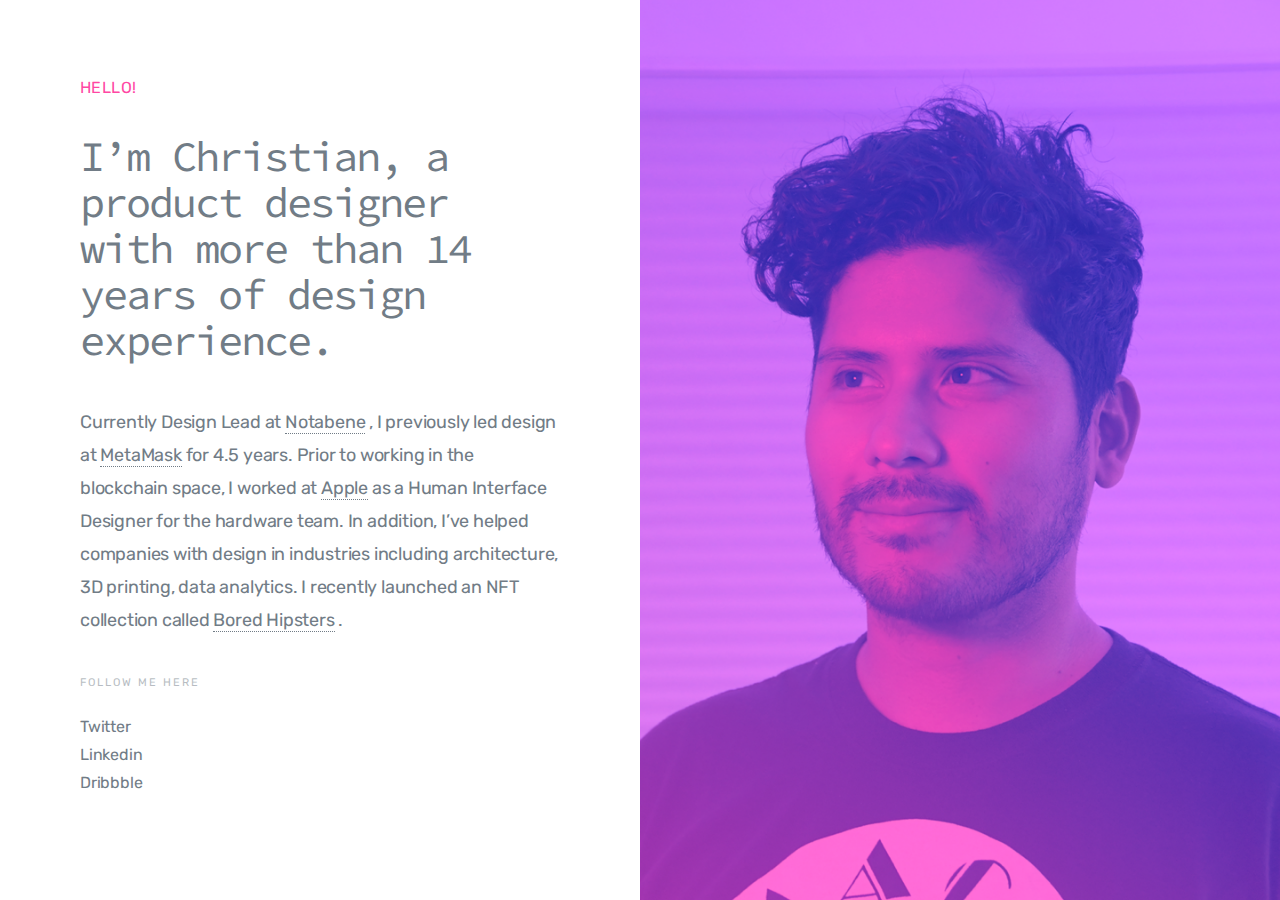
<file: index.html>
<!DOCTYPE html>
<html lang="en-US">

<head>

	<meta charset="UTF-8" />
	<meta http-equiv="X-UA-Compatible" content="IE=edge" />

	<!-- SEO -->
	<title>Christian Jeria - Product Designer</title>
	<meta name="description" content="Lead Product Designer at MetaMask, the most widely used digital wallet in the decentralized ecosystem today. I also contribute to the greater blockchain ecosystem at ConsenSys. You can my view some of my previous work at DigitoStudio. Thanks for stopping by." />
	<meta name="robots" content="index, follow" />
	<meta name="referrer" content="always" />

	<!-- Social & Open Graph -->
	<meta property="og:title" content="Christian Jeria - Product Designer" />
	<meta property="og:description" content="Lead Product Designer at MetaMask, the most widely used digital wallet in the decentralized ecosystem today. I also contribute to the greater blockchain ecosystem at ConsenSys. You can my view some of my previous work at DigitoStudio. Thanks for stopping by." />
	<meta property="og:image" content="https://cjeria.github.io/images/headshot.png"> <!-- include your hosted image full URL -->
	<meta property="og:url" content="https://cjeria.github.io/images/headshot.png" />
	<meta name="twitter:title" content="Split - HTML Template Demo" >
	<meta name="twitter:description" content="Split is a centrally-divided layout for a professional online presence with a big image or video left with alongside content." />
	<meta name="twitter:image" content="https://cjeria.github.io/images/headshot.png" /> <!-- include your hosted image full URL -->
	<meta name="twitter:card" content="summary_large_image" />
	<meta name="twitter:site" content="@cjeria" />
	<meta name="twitter:creator" content="@cjeria" />

  <!-- facebook   -->
  <link rel="image_src" href="images/headshot-fb.png" / >

	<!-- Favicon -->
	<link rel="apple-touch-icon" sizes="180x180" href="apple-touch-icon.png">
  <link rel="icon" type="image/png" sizes="32x32" href="favicon-32x32.png">
  <link rel="icon" type="image/png" sizes="16x16" href="favicon-16x16.png">
  <link rel="manifest" href="/site.webmanifest">
  <link rel="mask-icon" href="/safari-pinned-tab.svg" color="#5bbad5">
  <meta name="msapplication-TileColor" content="#da532c">
  <meta name="theme-color" content="#ffffff">

	<!-- Styles -->
	<link rel='stylesheet' href='css/split.css' type='text/css' media='screen' />
	<meta name="viewport" content="width=device-width, initial-scale=1.0" />

</head>

<body id="fullsingle" class="page-template-page-fullsingle-split">

<div class="fs-split">



	<!-- Content Side -->
	<div class="split-content">

		<div class="split-content-vertically-center">

			<div class="split-intro">

				<h1>Hello!</h1>

				<span class="tagline">I’m Christian, a product designer with more than 14 years of design experience.</span>

			</div>

			<div class="split-bio">

				<p>
					Currently Design Lead at 
					
					<a href="https://notabene.id/">Notabene</a>
					, I previously led design at 
					<a href="https://metamask.io/">MetaMask</a>
					 for 4.5 years. Prior to working in the blockchain space, I worked at 
					 <a href="https://apple.com/">Apple</a>
					 as a Human Interface Designer for the hardware team. In addition, I’ve helped companies with design in industries including architecture, 3D printing, data analytics. I recently launched an NFT collection called 
					 <a href="https://www.boredhipsters.com">Bored Hipsters</a>
					 .
				</p>

			</div>

			<div class="split-lists">

				<div class="split-list">

					<h3>Follow me here</h3>

					<ul>
						<li><a target="_blank" href="https://www.twitter.com/cjeria">Twitter</a></li>
						<li><a target="_blank" href="https://www.linkedin.com/in/christianjeria">Linkedin</a></li>
						<li><a target="_blank" href="https://dribbble.com/cjeria">Dribbble</a></li>
					</ul>

				</div>

				<!-- <div class="split-list">

					<h3>Social</h3>

					<ul>
						<li><a href="#">Twitter</a></li>
						<li><a href="#">Instagram</a></li>
						<li><a href="#">Dribbble</a></li>
					</ul>

				</div>
 -->
				<!-- <div class="split-list">

					<h3>Network</h3>

					<ul>
						<li><a href="#">Link One</a></li>
						<li><a href="#">Link Two</a></li>
						<li><a href="#">Link Three</a></li>
					</ul>

				</div> -->

			</div>
		</div>

	</div>

<!-- Image Side -->
	<div class="split-image">
	</div>

</div>

</body>
</html>
</file>
<file: css/split.css>
/* -- CSS Reset -- */
@import url('https://fonts.googleapis.com/css?family=Rubik');
@import url('https://fonts.googleapis.com/css?family=Rubik+Mono+One');
@import url('https://fonts.googleapis.com/css?family=Rubik+Mono+One|Source+Code+Pro:700');


html, body, div, span, applet, object, iframe,
h1, h2, h3, h4, h5, h6, p, blockquote, pre,
a, abbr, acronym, address, big, cite, code,
del, dfn, em, img, ins, kbd, q, s, samp,
small, strike, strong, sub, sup, tt, var,
b, u, i, center,
dl, dt, dd, ol, ul, li,
fieldset, form, label, legend,
table, caption, tbody, tfoot, thead, tr, th, td,
article, aside, canvas, details, embed,
figure, figcaption, footer, header, hgroup,
menu, nav, output, ruby, section, summary,
time, mark, audio, video {
  margin: 0;
  padding: 0;
  border: 0;
  font-size: 100%;
  font: inherit;
  vertical-align: baseline; }

article, aside, details, figcaption, figure,
footer, header, hgroup, menu, nav, section {
  display: block; }

body {
  line-height: 1; }

ol, ul {
  list-style: none; }

blockquote, q {
  quotes: none; }

blockquote:before, blockquote:after,
q:before, q:after {
  content: '';
  content: none; }

table {
  border-collapse: collapse;
  border-spacing: 0; }

* {
  -webkit-font-smoothing: antialiased;
  -moz-osx-font-smoothing: grayscale;
  text-rendering: optimizeLegibility;
  -moz-font-feature-settings: "liga" on;
  margin: 0; }

img.alignright {
  float: right; }

img.alignleft {
  float: left; }

img.aligncenter {
  clear: both;
  display: block;
  margin-right: auto;
  margin-left: auto; }

body {
  background-color: #FFFFFF;
  border-style: none; }

body,
p,
a,
a:hover {
  color: #000000; }

a,
a:hover {
  text-decoration: none;
  border: none;
  border-style: none;
  box-shadow: none; }

/* -- Content -- */
@-webkit-keyframes fadein {
  from {
    opacity: 0; }
  to {
    opacity: 1; } }
@keyframes fadein {
  from {
    opacity: 0; }
  to {
    opacity: 1; } }

html {
  background-color: #061C30; }

body.page-template-page-fullsingle-split {
  background-color: white;
  font-family: 'Rubik', sans-serif;
  font-weight: 400;
  font-size: 18px;
  line-height: 33px;
  letter-spacing: -0.2px;
  color: #717c86;
  -webkit-animation: fadein 2s;
          animation: fadein 2s; }
  body.page-template-page-fullsingle-split p {
    color: #717c86; }

.fs-split {
  width: 100vw;
  height: 100vh;
  display: -webkit-box;
  display: -ms-flexbox;
  display: flex; }
  @media (max-width: 800px) {
    .fs-split {
      height: auto;
      -ms-flex-wrap: wrap;
          flex-wrap: wrap; } }
  .fs-split .split-image {
    width: 50%;
    height: 100vh;
    background-image: url("../images/headshot.png");
    background-position: center center;
    background-size: cover; }
    @media (max-width: 800px) {
      .fs-split .split-image {
        height: 80vh;
        width: 100%; } }
  .fs-split .split-content {
    width: 50%;
    min-height: 100vh;
    display: -webkit-box;
    display: -ms-flexbox;
    display: flex;
    -webkit-box-align: center;
        -ms-flex-align: center;
            align-items: center;
    -webkit-box-pack: center;
        -ms-flex-pack: center;
            justify-content: center;
    overflow: auto; }
    @media (max-width: 800px) {
      .fs-split .split-content {
        width: 100%;
        height: auto; } }
    .fs-split .split-content .split-content-vertically-center {
      padding: 80px;
      max-width: 640px;
      margin-top: auto;
      margin-bottom: auto; }
      @media (max-width: 1200px) {
        .fs-split .split-content .split-content-vertically-center {
          padding: 60px; } }
      @media (max-width: 800px) {
        .fs-split .split-content .split-content-vertically-center {
          padding: 40px; } }

.split-intro {
  letter-spacing: -2px; }
  .split-intro h1 {
    text-transform: uppercase;
    font-size: 16px;
    line-height: 16px;
    margin-bottom: 40px;
    letter-spacing: 0.4px;
    color: #ff47a3; 
  }
  .split-intro .tagline {
    font-size: 42px;
    line-height: 40px;
    color: #717c86; 
    font-family: 'Source Code Pro', monospace;
  }

.split-bio {
  padding: 40px 0 40px 0;
  font-family: 'Rubik', sans-serif; }
  @media (max-width: 1200px) {
    .split-bio {
      padding: 30px 0; } }
  @media (max-width: 800px) {
    .split-bio {
      padding: 20px 0; } }
  .split-bio p {
    color: #717c86; }
  .split-bio a {
    color: #717c86;
    transition-duration: 0.5s;
    border-bottom: 1px dotted #717c86; }
    .split-bio a:hover {
      color: #ff47a3;
      transition-duration: 0.1s;
      border-bottom: 1px dotted #ff47a3; }

.split-lists .split-list {
  width: 30%;
  display: inline-block;
  margin-bottom: 40px; }
  @media (max-width: 500px) {
    .split-lists .split-list {
      width: 90%; } }
  .split-lists .split-list h3 {
    font-weight: 400;
    text-transform: uppercase;
    font-size: 11px;
    line-height: 11px;
    margin-bottom: 31px;
    color: #717c86;
    letter-spacing: 2px;
    opacity: 0.5; }
  .split-lists .split-list ul li {
    font-size: 16px;
    line-height: 16px;
    margin-bottom: 12px; }
    .split-lists .split-list ul li a {
      color: #717c86;
      transition-duration: 0.5s; }
      .split-lists .split-list ul li a:hover {
        color: #ff47a3;
        transition-duration: 0.1s; }

.split-credit {
  opacity: 0.4; }
  .split-credit p {
    font-size: 12px;
    line-height: 14px; }
    .split-credit p a {
      color: #717c86; }

.split-video {
  overflow: hidden;
  position: relative; }

.video-wrap {
  position: absolute;
  top: 50%;
  left: 50%;
  -webkit-transform: translate(-50%, -50%);
          transform: translate(-50%, -50%); }

.video-container {
  position: relative;
  overflow: hidden;
  height: 56.25vw;
  width: 100vw; }
  @media (max-aspect-ratio: 16 / 9) {
    .video-container {
      height: 100vh;
      width: 177.7777777778vh; } }

.video-container iframe,
.video-container object,
.video-container embed {
  position: absolute;
  top: 0;
  left: 0;
  width: 100%;
  height: 100%; }

video.video {
  -o-object-fit: cover;
     object-fit: cover;
  -o-object-position: 50% 50%;
     object-position: 50% 50%;
  width: 100%;
  height: 100%; }
</file>
